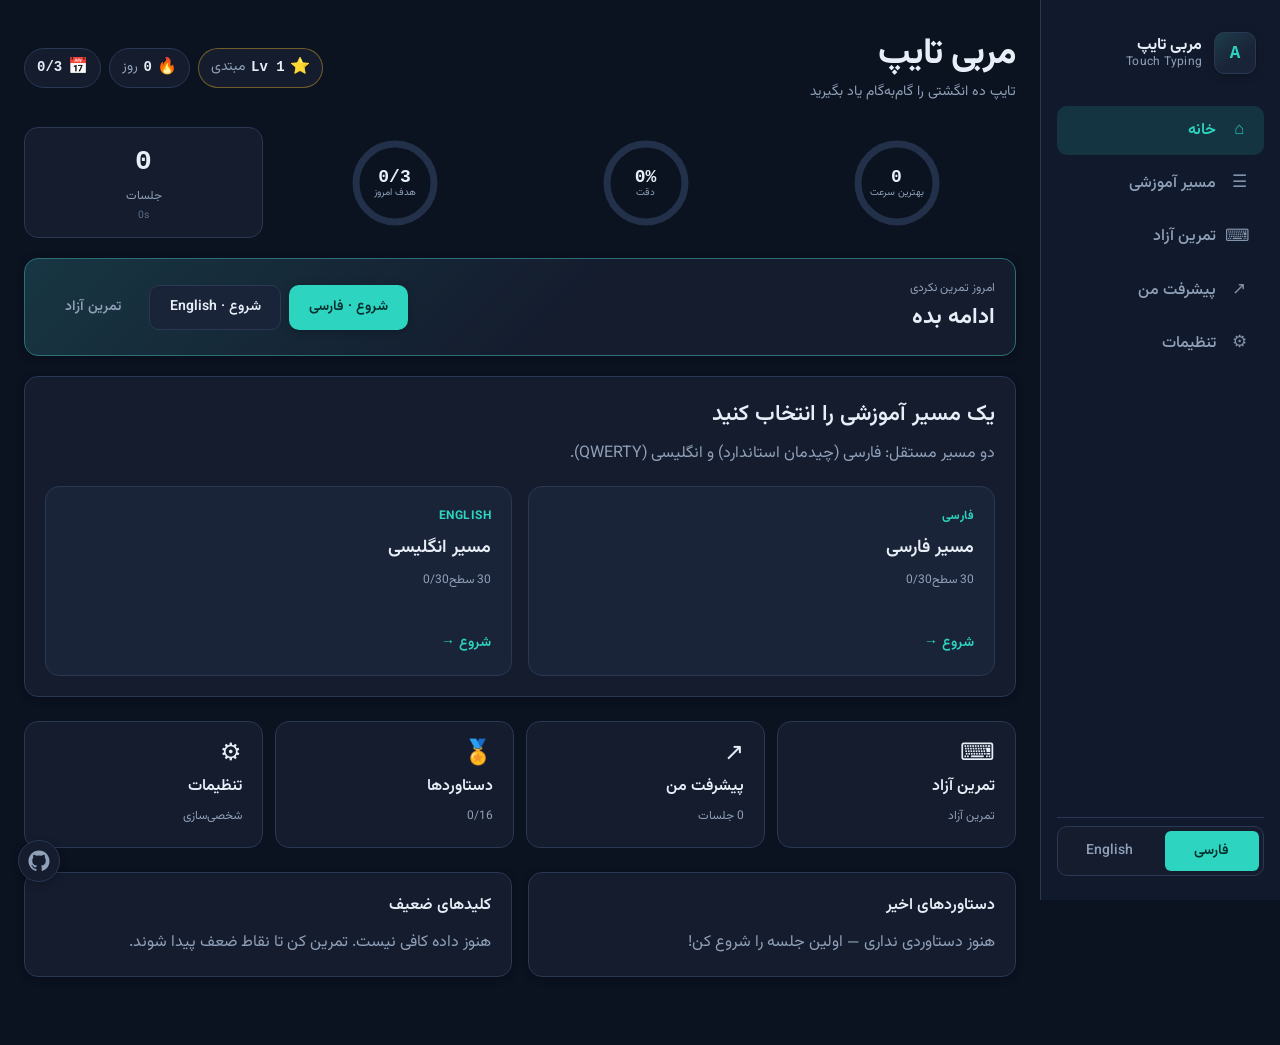
<file: index.html>
<!DOCTYPE html>
<html lang="fa" dir="rtl">
<head>
  <meta charset="UTF-8" />
  <meta name="viewport" content="width=device-width, initial-scale=1.0" />
  <meta name="description" content="مربی تایپ ده انگشتی — تمرین فارسی و انگلیسی" />
  <title>مربی تایپ — Touch Typing Trainer</title>
  <link rel="icon" type="image/svg+xml" href="favicon.svg" />
  <link rel="stylesheet" href="css/tokens.css" />
  <link rel="stylesheet" href="css/base.css" />
  <link rel="stylesheet" href="css/components.css" />
  <link rel="stylesheet" href="css/pages.css" />
  <link rel="preconnect" href="https://fonts.googleapis.com" />
  <link rel="preconnect" href="https://fonts.gstatic.com" crossorigin />
  <link href="https://fonts.googleapis.com/css2?family=Vazirmatn:wght@300;400;500;600;700;800&family=Noto+Naskh+Arabic:wght@400;500;600;700&family=Noto+Kufi+Arabic:wght@400;500;600;700&family=Amiri:ital,wght@0,400;0,700;1,400&family=Baloo+Bhaijaan+2:wght@400;500;600;700&family=Lalezar&family=Markazi+Text:wght@400;500;600;700&family=Inter:wght@400;500;600;700&family=Roboto:wght@400;500;700&display=swap" rel="stylesheet" />
</head>
<body data-theme="dark" data-lang="fa">
  <div id="app" class="app-shell">
    <aside class="sidebar" id="sidebar" aria-label="ناوبری اصلی">
      <div class="sidebar-brand">
        <div class="brand-mark" aria-hidden="true">
          <span class="brand-key">A</span>
        </div>
        <div class="brand-text">
          <strong>مربی تایپ</strong>
          <span>Touch Typing</span>
        </div>
      </div>
      <nav class="sidebar-nav" id="main-nav">
        <button type="button" class="nav-item is-active" data-route="home">
          <span class="nav-icon" aria-hidden="true">⌂</span>
          <span>خانه</span>
        </button>
        <button type="button" class="nav-item" data-route="curriculum">
          <span class="nav-icon" aria-hidden="true">☰</span>
          <span>مسیر آموزشی</span>
        </button>
        <button type="button" class="nav-item" data-route="practice">
          <span class="nav-icon" aria-hidden="true">⌨</span>
          <span>تمرین آزاد</span>
        </button>
        <button type="button" class="nav-item" data-route="stats">
          <span class="nav-icon" aria-hidden="true">↗</span>
          <span>پیشرفت من</span>
        </button>
        <button type="button" class="nav-item" data-route="settings">
          <span class="nav-icon" aria-hidden="true">⚙</span>
          <span>تنظیمات</span>
        </button>
      </nav>
      <div class="sidebar-footer">
        <div class="lang-switch" role="group" aria-label="انتخاب زبان مسیر">
          <button type="button" class="lang-btn is-active" data-set-lang="fa">فارسی</button>
          <button type="button" class="lang-btn" data-set-lang="en">English</button>
        </div>
      </div>
    </aside>

    <main class="main" id="main-content" tabindex="-1">
      <div id="page-root" class="page-root"></div>
    </main>
  </div>

  <div id="toast-root" class="toast-root" aria-live="polite"></div>
  <div id="modal-root" class="modal-root" hidden></div>

  <a class="github-fab" href="https://github.com/Par3a-p" target="_blank" rel="noopener noreferrer" title="GitHub — Par3a-p" aria-label="GitHub profile">
    <svg viewBox="0 0 24 24" width="22" height="22" aria-hidden="true" fill="currentColor">
      <path d="M12 .5C5.73.5.5 5.73.5 12c0 5.08 3.29 9.39 7.86 10.91.58.11.79-.25.79-.56 0-.28-.01-1.02-.02-2-3.2.7-3.88-1.54-3.88-1.54-.53-1.34-1.29-1.7-1.29-1.7-1.05-.72.08-.7.08-.7 1.16.08 1.77 1.19 1.77 1.19 1.03 1.77 2.7 1.26 3.36.96.1-.75.4-1.26.73-1.55-2.55-.29-5.24-1.28-5.24-5.68 0-1.25.45-2.28 1.19-3.08-.12-.29-.52-1.46.11-3.05 0 0 .97-.31 3.18 1.18a11.1 11.1 0 0 1 5.8 0c2.2-1.49 3.17-1.18 3.17-1.18.63 1.59.23 2.76.12 3.05.74.8 1.18 1.83 1.18 3.08 0 4.41-2.69 5.38-5.26 5.67.41.36.78 1.06.78 2.14 0 1.55-.02 2.8-.02 3.18 0 .31.21.68.8.56A11.51 11.51 0 0 0 23.5 12C23.5 5.73 18.27.5 12 .5Z"/>
    </svg>
  </a>

  <script src="js/bundle.js"></script>
</body>
</html>
</file>
<file: css/tokens.css>
/* Design tokens — Touch Typing Trainer */
:root {
  /* Typography */
  --font-ui: "Vazirmatn", "Segoe UI", Tahoma, system-ui, sans-serif;
  --font-fa: "Vazirmatn", "Segoe UI", Tahoma, system-ui, sans-serif;
  --font-en: "Segoe UI", system-ui, -apple-system, sans-serif;
  --font-mono: "Cascadia Code", "Consolas", "SF Mono", ui-monospace, monospace;

  --fs-xs: 0.75rem;
  --fs-sm: 0.875rem;
  --fs-md: 1rem;
  --fs-lg: 1.125rem;
  --fs-xl: 1.375rem;
  --fs-2xl: 1.75rem;
  --fs-3xl: 2.25rem;
  --fs-display: 2.75rem;

  --fw-regular: 400;
  --fw-medium: 500;
  --fw-semibold: 600;
  --fw-bold: 700;

  /* Spacing rhythm — 4px base */
  --sp-1: 0.25rem;
  --sp-2: 0.5rem;
  --sp-3: 0.75rem;
  --sp-4: 1rem;
  --sp-5: 1.25rem;
  --sp-6: 1.5rem;
  --sp-8: 2rem;
  --sp-10: 2.5rem;
  --sp-12: 3rem;
  --sp-16: 4rem;

  /* Radii */
  --r-sm: 6px;
  --r-md: 10px;
  --r-lg: 14px;
  --r-xl: 20px;
  --r-full: 999px;

  /* Motion */
  --ease-out: cubic-bezier(0.22, 1, 0.36, 1);
  --ease-spring: cubic-bezier(0.34, 1.4, 0.64, 1);
  --dur-fast: 140ms;
  --dur: 220ms;
  --dur-slow: 380ms;

  /* Layout */
  --sidebar-w: 240px;
  --header-h: 64px;
  --content-max: 960px;
  --content-wide: 1100px;

  /* Finger colors (fixed across themes) */
  --finger-l-pinky: #f472b6;
  --finger-l-ring: #fb923c;
  --finger-l-middle: #fbbf24;
  --finger-l-index: #a3e635;
  --finger-l-thumb: #22d3ee;
  --finger-r-thumb: #38bdf8;
  --finger-r-index: #818cf8;
  --finger-r-middle: #c084fc;
  --finger-r-ring: #e879f9;
  --finger-r-pinky: #fb7185;

  /* Status */
  --ok: #34d399;
  --err: #f87171;
  --warn: #fbbf24;
  --info: #60a5fa;
}

/* ===== Dark theme (default) ===== */
[data-theme="dark"] {
  --bg: #0b1220;
  --bg-elevated: #111a2c;
  --surface: #141c2e;
  --surface-2: #1a2438;
  --surface-3: #223049;
  --border: #2a3854;
  --border-strong: #3d4f72;
  --ink: #e8eef7;
  --ink-muted: #8fa0b8;
  --ink-faint: #5c6d86;
  --accent: #2dd4bf;
  --accent-strong: #14b8a6;
  --accent-soft: rgba(45, 212, 191, 0.14);
  --accent-contrast: #042f2e;
  --shadow: 0 12px 40px rgba(0, 0, 0, 0.35);
  --shadow-sm: 0 2px 8px rgba(0, 0, 0, 0.25);
  --key-bg: #1c2740;
  --key-bg-hover: #243352;
  --key-border: #2f4060;
  --next-key-glow: rgba(45, 212, 191, 0.45);
  --char-correct: #34d399;
  --char-wrong: #f87171;
  --char-pending: #c5d0e0;
  --char-current-bg: rgba(45, 212, 191, 0.22);
  color-scheme: dark;
}

/* ===== Light theme ===== */
[data-theme="light"] {
  --bg: #eef2f7;
  --bg-elevated: #f7f9fc;
  --surface: #ffffff;
  --surface-2: #f1f5f9;
  --surface-3: #e2e8f0;
  --border: #d5dde8;
  --border-strong: #b6c2d4;
  --ink: #0f172a;
  --ink-muted: #5b6b80;
  --ink-faint: #8b9bb0;
  --accent: #0d9488;
  --accent-strong: #0f766e;
  --accent-soft: rgba(13, 148, 136, 0.12);
  --accent-contrast: #ecfeff;
  --shadow: 0 10px 30px rgba(15, 23, 42, 0.08);
  --shadow-sm: 0 1px 4px rgba(15, 23, 42, 0.06);
  --key-bg: #f8fafc;
  --key-bg-hover: #eef2f7;
  --key-border: #c9d4e3;
  --next-key-glow: rgba(13, 148, 136, 0.35);
  --char-correct: #059669;
  --char-wrong: #dc2626;
  --char-pending: #334155;
  --char-current-bg: rgba(13, 148, 136, 0.16);
  color-scheme: light;
}

/* ===== Sand (warm light) ===== */
[data-theme="sand"] {
  --bg: #f7f1e8;
  --bg-elevated: #fdf9f3;
  --surface: #fffdf9;
  --surface-2: #f3ebe0;
  --surface-3: #e8dcc8;
  --border: #e0d2bc;
  --border-strong: #c9b48f;
  --ink: #2c2114;
  --ink-muted: #6b5a42;
  --ink-faint: #9a876c;
  --accent: #c2783a;
  --accent-strong: #a65f28;
  --accent-soft: rgba(194, 120, 58, 0.14);
  --accent-contrast: #fff8f0;
  --shadow: 0 10px 28px rgba(80, 55, 20, 0.1);
  --shadow-sm: 0 1px 4px rgba(80, 55, 20, 0.08);
  --key-bg: #faf5ed;
  --key-bg-hover: #f0e6d6;
  --key-border: #d9c9ae;
  --next-key-glow: rgba(194, 120, 58, 0.35);
  --char-correct: #3d8b5e;
  --char-wrong: #c4453c;
  --char-pending: #4a3c28;
  --char-current-bg: rgba(194, 120, 58, 0.18);
  color-scheme: light;
}

/* ===== Sky (cool light) ===== */
[data-theme="sky"] {
  --bg: #e8f1f8;
  --bg-elevated: #f4f9fd;
  --surface: #ffffff;
  --surface-2: #eaf2f9;
  --surface-3: #d5e4f0;
  --border: #c5d8e8;
  --border-strong: #9bbdd6;
  --ink: #0c1e2e;
  --ink-muted: #4a6578;
  --ink-faint: #7d96a8;
  --accent: #1a7fb5;
  --accent-strong: #146894;
  --accent-soft: rgba(26, 127, 181, 0.12);
  --accent-contrast: #f0f9ff;
  --shadow: 0 10px 30px rgba(12, 40, 70, 0.08);
  --shadow-sm: 0 1px 4px rgba(12, 40, 70, 0.06);
  --key-bg: #f5fafd;
  --key-bg-hover: #e8f2f8;
  --key-border: #b8d0e2;
  --next-key-glow: rgba(26, 127, 181, 0.35);
  --char-correct: #0d8a5f;
  --char-wrong: #d14343;
  --char-pending: #1e3344;
  --char-current-bg: rgba(26, 127, 181, 0.16);
  color-scheme: light;
}

/* Forest accent variant */
[data-theme="forest"] {
  --bg: #0c1410;
  --bg-elevated: #121c16;
  --surface: #152019;
  --surface-2: #1a2820;
  --surface-3: #24352c;
  --border: #2d4036;
  --border-strong: #3f584a;
  --ink: #e7f0ea;
  --ink-muted: #93a89b;
  --ink-faint: #62756a;
  --accent: #4ade80;
  --accent-strong: #22c55e;
  --accent-soft: rgba(74, 222, 128, 0.14);
  --accent-contrast: #052e16;
  --shadow: 0 12px 40px rgba(0, 0, 0, 0.35);
  --shadow-sm: 0 2px 8px rgba(0, 0, 0, 0.25);
  --key-bg: #1a2820;
  --key-bg-hover: #24352c;
  --key-border: #2d4036;
  --next-key-glow: rgba(74, 222, 128, 0.4);
  --char-correct: #4ade80;
  --char-wrong: #f87171;
  --char-pending: #c5d4cb;
  --char-current-bg: rgba(74, 222, 128, 0.2);
  color-scheme: dark;
}

/* Indigo accent variant */
[data-theme="indigo"] {
  --bg: #0e101a;
  --bg-elevated: #141728;
  --surface: #171b2e;
  --surface-2: #1e2340;
  --surface-3: #282f52;
  --border: #303860;
  --border-strong: #454f80;
  --ink: #e9ebff;
  --ink-muted: #9298c0;
  --ink-faint: #646b94;
  --accent: #818cf8;
  --accent-strong: #6366f1;
  --accent-soft: rgba(129, 140, 248, 0.16);
  --accent-contrast: #1e1b4b;
  --shadow: 0 12px 40px rgba(0, 0, 0, 0.35);
  --shadow-sm: 0 2px 8px rgba(0, 0, 0, 0.25);
  --key-bg: #1e2340;
  --key-bg-hover: #282f52;
  --key-border: #303860;
  --next-key-glow: rgba(129, 140, 248, 0.45);
  --char-correct: #34d399;
  --char-wrong: #f87171;
  --char-pending: #c8cce8;
  --char-current-bg: rgba(129, 140, 248, 0.22);
  color-scheme: dark;
}
</file>
<file: css/base.css>
/* Base reset & shell */
*,
*::before,
*::after {
  box-sizing: border-box;
}

html {
  font-size: 16px;
  -webkit-text-size-adjust: 100%;
}

html,
body {
  margin: 0;
  padding: 0;
  min-height: 100%;
}

body {
  font-family: var(--font-ui);
  font-size: var(--fs-md);
  line-height: 1.6;
  color: var(--ink);
  background: var(--bg);
  text-rendering: optimizeLegibility;
  -webkit-font-smoothing: antialiased;
}

body[data-lang="en"] {
  font-family: var(--font-en);
}

button,
input,
select,
textarea {
  font: inherit;
  color: inherit;
}

button {
  cursor: pointer;
  border: none;
  background: none;
  padding: 0;
}

button:disabled {
  cursor: not-allowed;
  opacity: 0.55;
}

a {
  color: var(--accent);
  text-decoration: none;
}

a:hover {
  text-decoration: underline;
}

img {
  max-width: 100%;
  display: block;
}

h1, h2, h3, h4, p {
  margin: 0;
}

:focus {
  outline: none;
}

:focus-visible {
  outline: 2px solid var(--accent);
  outline-offset: 2px;
  border-radius: var(--r-sm);
}

::selection {
  background: var(--accent-soft);
  color: var(--ink);
}

/* App shell */
.app-shell {
  display: flex;
  min-height: 100vh;
  min-height: 100dvh;
}

.sidebar {
  width: var(--sidebar-w);
  flex-shrink: 0;
  display: flex;
  flex-direction: column;
  gap: var(--sp-6);
  padding: var(--sp-6) var(--sp-4);
  background: var(--bg-elevated);
  border-inline-end: 1px solid var(--border);
  position: sticky;
  top: 0;
  height: 100vh;
  height: 100dvh;
  z-index: 20;
}

.sidebar-brand {
  display: flex;
  align-items: center;
  gap: var(--sp-3);
  padding: var(--sp-2);
}

.brand-mark {
  width: 42px;
  height: 42px;
  border-radius: var(--r-md);
  background: linear-gradient(145deg, var(--accent-soft), transparent 60%),
    var(--surface-2);
  border: 1px solid var(--border);
  display: grid;
  place-items: center;
  box-shadow: var(--shadow-sm);
}

.brand-key {
  font-family: var(--font-mono);
  font-weight: 700;
  font-size: 1.1rem;
  color: var(--accent);
}

.brand-text {
  display: flex;
  flex-direction: column;
  line-height: 1.2;
}

.brand-text strong {
  font-size: var(--fs-md);
  font-weight: var(--fw-bold);
}

.brand-text span {
  font-size: var(--fs-xs);
  color: var(--ink-muted);
  letter-spacing: 0.02em;
}

.sidebar-nav {
  display: flex;
  flex-direction: column;
  gap: var(--sp-1);
  flex: 1;
}

.nav-item {
  display: flex;
  align-items: center;
  gap: var(--sp-3);
  padding: 0.7rem 0.85rem;
  border-radius: var(--r-md);
  color: var(--ink-muted);
  transition: background var(--dur-fast) var(--ease-out),
    color var(--dur-fast) var(--ease-out),
    transform var(--dur-fast) var(--ease-out);
  text-align: start;
  width: 100%;
  font-weight: var(--fw-medium);
}

.nav-item:hover {
  background: var(--surface-2);
  color: var(--ink);
}

.nav-item.is-active {
  background: var(--accent-soft);
  color: var(--accent);
  font-weight: var(--fw-semibold);
}

.nav-icon {
  width: 1.4rem;
  text-align: center;
  font-size: 1.05rem;
  opacity: 0.9;
}

.sidebar-footer {
  padding-top: var(--sp-2);
  border-top: 1px solid var(--border);
}

.lang-switch {
  display: grid;
  grid-template-columns: 1fr 1fr;
  gap: var(--sp-2);
  padding: var(--sp-1);
  background: var(--surface);
  border: 1px solid var(--border);
  border-radius: var(--r-md);
}

.lang-btn {
  padding: 0.55rem 0.4rem;
  border-radius: var(--r-sm);
  color: var(--ink-muted);
  font-size: var(--fs-sm);
  font-weight: var(--fw-medium);
  transition: background var(--dur-fast), color var(--dur-fast);
}

.lang-btn:hover {
  color: var(--ink);
  background: var(--surface-2);
}

.lang-btn.is-active {
  background: var(--accent);
  color: var(--accent-contrast);
  font-weight: var(--fw-semibold);
}

.main {
  flex: 1;
  min-width: 0;
  display: flex;
  flex-direction: column;
}

.page-root {
  flex: 1;
  padding: var(--sp-8) var(--sp-6) var(--sp-12);
  max-width: var(--content-wide);
  width: 100%;
  margin-inline: auto;
}

body[data-route="practice"] .page-root,
body[data-route="session"] .page-root {
  max-width: none;
  padding: var(--sp-5) var(--sp-5) var(--sp-8);
}

/* Utility */
.sr-only {
  position: absolute;
  width: 1px;
  height: 1px;
  padding: 0;
  margin: -1px;
  overflow: hidden;
  clip: rect(0, 0, 0, 0);
  white-space: nowrap;
  border: 0;
}

.muted {
  color: var(--ink-muted);
}

.text-center {
  text-align: center;
}

/* Reduced motion */
@media (prefers-reduced-motion: reduce) {
  *,
  *::before,
  *::after {
    animation-duration: 0.01ms !important;
    animation-iteration-count: 1 !important;
    transition-duration: 0.01ms !important;
  }
}

/* Mobile shell */
@media (max-width: 860px) {
  .app-shell {
    flex-direction: column;
  }

  .sidebar {
    width: 100%;
    height: auto;
    position: sticky;
    top: 0;
    flex-direction: row;
    flex-wrap: wrap;
    align-items: center;
    gap: var(--sp-3);
    padding: var(--sp-3) var(--sp-4);
    border-inline-end: none;
    border-bottom: 1px solid var(--border);
  }

  .sidebar-brand {
    padding: 0;
  }

  .brand-text span {
    display: none;
  }

  .sidebar-nav {
    flex-direction: row;
    flex-wrap: wrap;
    gap: var(--sp-1);
    flex: 1 1 100%;
    order: 3;
  }

  .nav-item {
    flex: 1 1 auto;
    justify-content: center;
    padding: 0.55rem 0.5rem;
    font-size: var(--fs-sm);
  }

  .nav-item .nav-icon {
    display: none;
  }

  .sidebar-footer {
    border: none;
    padding: 0;
    margin-inline-start: auto;
  }

  .lang-switch {
    width: auto;
  }

  .lang-btn {
    padding: 0.4rem 0.65rem;
  }

  .page-root {
    padding: var(--sp-5) var(--sp-4) var(--sp-10);
  }
}

@media (max-width: 480px) {
  .brand-text strong {
    font-size: var(--fs-sm);
  }

  .nav-item {
    font-size: var(--fs-xs);
    padding: 0.5rem 0.35rem;
  }
}
</file>
<file: css/components.css>
/* Shared UI components */

/* Buttons */
.btn {
  display: inline-flex;
  align-items: center;
  justify-content: center;
  gap: var(--sp-2);
  min-height: 44px;
  padding: 0.65rem 1.2rem;
  border-radius: var(--r-md);
  font-weight: var(--fw-semibold);
  font-size: var(--fs-sm);
  border: 1px solid transparent;
  transition: background var(--dur-fast) var(--ease-out),
    color var(--dur-fast) var(--ease-out),
    border-color var(--dur-fast) var(--ease-out),
    transform var(--dur-fast) var(--ease-out),
    box-shadow var(--dur-fast) var(--ease-out);
  white-space: nowrap;
}

.btn:active:not(:disabled) {
  transform: translateY(1px);
}

.btn-primary {
  background: var(--accent);
  color: var(--accent-contrast);
  box-shadow: var(--shadow-sm);
}

.btn-primary:hover:not(:disabled) {
  background: var(--accent-strong);
}

.btn-secondary {
  background: var(--surface-2);
  color: var(--ink);
  border-color: var(--border);
}

.btn-secondary:hover:not(:disabled) {
  background: var(--surface-3);
  border-color: var(--border-strong);
}

.btn-ghost {
  background: transparent;
  color: var(--ink-muted);
}

.btn-ghost:hover:not(:disabled) {
  background: var(--surface-2);
  color: var(--ink);
}

.btn-danger {
  background: rgba(248, 113, 113, 0.12);
  color: var(--err);
  border-color: rgba(248, 113, 113, 0.3);
}

.btn-danger:hover:not(:disabled) {
  background: rgba(248, 113, 113, 0.2);
}

.btn-sm {
  min-height: 36px;
  padding: 0.4rem 0.8rem;
  font-size: var(--fs-xs);
}

.btn-lg {
  min-height: 52px;
  padding: 0.85rem 1.6rem;
  font-size: var(--fs-md);
}

.btn-block {
  width: 100%;
}

/* Cards */
.card {
  background: var(--surface);
  border: 1px solid var(--border);
  border-radius: var(--r-lg);
  padding: var(--sp-5);
  box-shadow: var(--shadow-sm);
}

.card-hover {
  transition: border-color var(--dur) var(--ease-out),
    transform var(--dur) var(--ease-out),
    box-shadow var(--dur) var(--ease-out);
}

.card-hover:hover {
  border-color: var(--border-strong);
  transform: translateY(-2px);
  box-shadow: var(--shadow);
}

.card-title {
  font-size: var(--fs-lg);
  font-weight: var(--fw-semibold);
  margin-bottom: var(--sp-2);
}

.card-desc {
  color: var(--ink-muted);
  font-size: var(--fs-sm);
}

/* Badges */
.badge {
  display: inline-flex;
  align-items: center;
  gap: 0.3rem;
  padding: 0.2rem 0.55rem;
  border-radius: var(--r-full);
  font-size: var(--fs-xs);
  font-weight: var(--fw-semibold);
  background: var(--surface-2);
  color: var(--ink-muted);
  border: 1px solid var(--border);
}

.badge-ok {
  background: rgba(52, 211, 153, 0.12);
  color: var(--ok);
  border-color: rgba(52, 211, 153, 0.3);
}

.badge-lock {
  background: var(--surface-2);
  color: var(--ink-faint);
}

.badge-accent {
  background: var(--accent-soft);
  color: var(--accent);
  border-color: transparent;
}

/* Progress bar */
.progress {
  height: 8px;
  background: var(--surface-3);
  border-radius: var(--r-full);
  overflow: hidden;
}

.progress > span {
  display: block;
  height: 100%;
  background: linear-gradient(90deg, var(--accent), var(--accent-strong));
  border-radius: inherit;
  transition: width var(--dur) var(--ease-out);
}

.progress-sm {
  height: 5px;
}

/* Stats row */
.stats-row {
  display: grid;
  grid-template-columns: repeat(auto-fit, minmax(120px, 1fr));
  gap: var(--sp-3);
}

.stat-tile {
  background: var(--surface);
  border: 1px solid var(--border);
  border-radius: var(--r-md);
  padding: var(--sp-4);
  text-align: center;
}

.stat-tile .stat-value {
  font-size: var(--fs-2xl);
  font-weight: var(--fw-bold);
  font-family: var(--font-mono);
  line-height: 1.1;
  color: var(--ink);
}

.stat-tile .stat-label {
  margin-top: var(--sp-1);
  font-size: var(--fs-xs);
  color: var(--ink-muted);
  font-weight: var(--fw-medium);
}

.stat-tile.is-highlight .stat-value {
  color: var(--accent);
}

/* Form controls */
.field {
  display: flex;
  flex-direction: column;
  gap: var(--sp-2);
}

.field-label {
  font-size: var(--fs-sm);
  font-weight: var(--fw-semibold);
  color: var(--ink);
}

.field-hint {
  font-size: var(--fs-xs);
  color: var(--ink-muted);
}

.select,
.input {
  min-height: 44px;
  padding: 0.55rem 0.85rem;
  border-radius: var(--r-md);
  border: 1px solid var(--border);
  background: var(--surface);
  color: var(--ink);
  transition: border-color var(--dur-fast), box-shadow var(--dur-fast);
}

.select:hover,
.input:hover {
  border-color: var(--border-strong);
}

.select:focus-visible,
.input:focus-visible {
  border-color: var(--accent);
  box-shadow: 0 0 0 3px var(--accent-soft);
  outline: none;
}

/* Toggle */
.toggle-row {
  display: flex;
  align-items: center;
  justify-content: space-between;
  gap: var(--sp-4);
  padding: var(--sp-3) 0;
}

.toggle-row + .toggle-row {
  border-top: 1px solid var(--border);
}

.toggle-info {
  display: flex;
  flex-direction: column;
  gap: 0.15rem;
  min-width: 0;
}

.toggle-info strong {
  font-size: var(--fs-sm);
  font-weight: var(--fw-semibold);
}

.toggle-info span {
  font-size: var(--fs-xs);
  color: var(--ink-muted);
}

.switch {
  position: relative;
  width: 48px;
  height: 28px;
  flex-shrink: 0;
}

.switch input {
  opacity: 0;
  width: 0;
  height: 0;
  position: absolute;
}

.switch-track {
  position: absolute;
  inset: 0;
  background: var(--surface-3);
  border: 1px solid var(--border);
  border-radius: var(--r-full);
  transition: background var(--dur-fast), border-color var(--dur-fast);
  cursor: pointer;
}

.switch-track::after {
  content: "";
  position: absolute;
  top: 3px;
  inset-inline-start: 3px;
  width: 20px;
  height: 20px;
  border-radius: 50%;
  background: var(--ink-muted);
  transition: transform var(--dur) var(--ease-out), background var(--dur-fast);
}

.switch input:checked + .switch-track {
  background: var(--accent-soft);
  border-color: var(--accent);
}

.switch input:checked + .switch-track::after {
  transform: translateX(-20px);
  background: var(--accent);
}

[dir="ltr"] .switch input:checked + .switch-track::after {
  transform: translateX(20px);
}

.switch input:focus-visible + .switch-track {
  outline: 2px solid var(--accent);
  outline-offset: 2px;
}

/* Range */
.range {
  width: 100%;
  accent-color: var(--accent);
  min-height: 28px;
}

/* Chips / segmented */
.segmented {
  display: inline-flex;
  padding: var(--sp-1);
  gap: var(--sp-1);
  background: var(--surface);
  border: 1px solid var(--border);
  border-radius: var(--r-md);
  flex-wrap: wrap;
}

.segmented button {
  padding: 0.5rem 0.9rem;
  border-radius: var(--r-sm);
  color: var(--ink-muted);
  font-size: var(--fs-sm);
  font-weight: var(--fw-medium);
  transition: background var(--dur-fast), color var(--dur-fast);
  min-height: 36px;
}

.segmented button:hover {
  color: var(--ink);
  background: var(--surface-2);
}

.segmented button.is-active {
  background: var(--accent-soft);
  color: var(--accent);
  font-weight: var(--fw-semibold);
}

/* Toast */
.toast-root {
  position: fixed;
  bottom: var(--sp-6);
  inset-inline-start: 50%;
  transform: translateX(-50%);
  z-index: 100;
  display: flex;
  flex-direction: column;
  gap: var(--sp-2);
  pointer-events: none;
  width: min(420px, calc(100% - 2rem));
}

[dir="ltr"] .toast-root {
  transform: translateX(-50%);
}

.toast {
  pointer-events: auto;
  background: var(--surface-2);
  border: 1px solid var(--border-strong);
  color: var(--ink);
  padding: 0.85rem 1.1rem;
  border-radius: var(--r-md);
  box-shadow: var(--shadow);
  font-size: var(--fs-sm);
  font-weight: var(--fw-medium);
  animation: toast-in var(--dur) var(--ease-out);
  text-align: center;
}

.toast.is-ok {
  border-color: rgba(52, 211, 153, 0.45);
}

.toast.is-err {
  border-color: rgba(248, 113, 113, 0.45);
}

@keyframes toast-in {
  from {
    opacity: 0;
    transform: translateY(10px);
  }
  to {
    opacity: 1;
    transform: translateY(0);
  }
}

/* Modal */
.modal-root {
  position: fixed;
  inset: 0;
  z-index: 90;
  display: grid;
  place-items: center;
  padding: var(--sp-4);
  background: rgba(4, 8, 16, 0.55);
  backdrop-filter: blur(4px);
  animation: fade-in var(--dur-fast) var(--ease-out);
}

.modal-root[hidden] {
  display: none;
}

.modal {
  width: min(440px, 100%);
  background: var(--surface);
  border: 1px solid var(--border);
  border-radius: var(--r-xl);
  padding: var(--sp-6);
  box-shadow: var(--shadow);
  animation: modal-in var(--dur) var(--ease-out);
}

.modal h2 {
  font-size: var(--fs-xl);
  margin-bottom: var(--sp-3);
}

.modal p {
  color: var(--ink-muted);
  font-size: var(--fs-sm);
  margin-bottom: var(--sp-6);
}

.modal-actions {
  display: flex;
  gap: var(--sp-3);
  justify-content: flex-end;
  flex-wrap: wrap;
}

@keyframes fade-in {
  from { opacity: 0; }
  to { opacity: 1; }
}

@keyframes modal-in {
  from {
    opacity: 0;
    transform: translateY(12px) scale(0.98);
  }
  to {
    opacity: 1;
    transform: translateY(0) scale(1);
  }
}

/* Page headers */
.page-header {
  margin-bottom: var(--sp-8);
}

.page-header h1 {
  font-size: var(--fs-3xl);
  font-weight: var(--fw-bold);
  letter-spacing: -0.02em;
  line-height: 1.25;
}

.page-header .lead {
  margin-top: var(--sp-2);
  color: var(--ink-muted);
  font-size: var(--fs-md);
  max-width: 52ch;
}

/* Divider */
.divider {
  height: 1px;
  background: var(--border);
  border: 0;
  margin: var(--sp-6) 0;
}

/* Empty state */
.empty-state {
  text-align: center;
  padding: var(--sp-12) var(--sp-4);
  color: var(--ink-muted);
}

.empty-state h3 {
  color: var(--ink);
  margin-bottom: var(--sp-2);
}

/* Chart canvas */
.chart-wrap {
  position: relative;
  width: 100%;
  height: 220px;
  background: var(--surface);
  border: 1px solid var(--border);
  border-radius: var(--r-lg);
  padding: var(--sp-4);
}

.chart-wrap canvas {
  width: 100% !important;
  height: 100% !important;
  display: block;
}

/* Virtual keyboard */
.keyboard {
  display: flex;
  flex-direction: column;
  gap: 6px;
  user-select: none;
  width: 100%;
  max-width: 920px;
  margin-inline: auto;
  direction: ltr; /* physical layout is always LTR */
  padding-top: 26px; /* room for finger-shape icon above top row */
  overflow: visible;
}

.kb-row {
  display: flex;
  justify-content: center;
  gap: 5px;
  overflow: visible;
}

.key {
  min-width: 0;
  flex: 1 1 0;
  height: 48px;
  border-radius: 8px;
  background: var(--key-bg);
  border: 1px solid var(--key-border);
  color: var(--ink-faint);
  font-family: var(--font-mono);
  font-size: 0.95rem;
  font-weight: 600;
  display: flex;
  flex-direction: column;
  align-items: center;
  justify-content: center;
  position: relative;
  transition: background var(--dur-fast), border-color var(--dur-fast),
    box-shadow var(--dur-fast), transform var(--dur-fast), color var(--dur-fast);
  line-height: 1.1;
}

.key .key-main {
  font-size: 0.95rem;
}

.key .key-sub {
  font-size: 0.65rem;
  opacity: 0.45;
  font-weight: 500;
}

.key.is-wide {
  flex: 1.5 1 0;
}

.key.is-space {
  flex: 6 1 0;
}

.key.is-next {
  color: var(--ink);
  border-color: var(--accent);
  background: var(--accent-soft);
  box-shadow: 0 0 0 3px var(--next-key-glow);
  z-index: 1;
}

.key.is-pressed {
  transform: scale(0.94);
  background: var(--surface-3);
}

.key.is-correct {
  border-color: var(--ok);
  color: var(--ok);
}

.key.is-wrong {
  border-color: var(--err);
  color: var(--err);
  background: rgba(248, 113, 113, 0.12);
}

@keyframes key-pulse {
  0%, 100% { box-shadow: 0 0 0 3px var(--next-key-glow); }
  50% { box-shadow: 0 0 0 6px transparent; }
}

/* Finger legend */
.finger-legend {
  display: flex;
  flex-wrap: wrap;
  gap: var(--sp-2) var(--sp-3);
  justify-content: center;
  font-size: var(--fs-xs);
  color: var(--ink-muted);
}

.finger-dot {
  width: 10px;
  height: 10px;
  border-radius: 50%;
  display: inline-block;
  margin-inline-end: 0.3rem;
  vertical-align: middle;
}

/* Hand hint */
.hand-hint {
  display: flex;
  align-items: center;
  justify-content: center;
  gap: var(--sp-4);
  padding: var(--sp-3) var(--sp-4);
  background: var(--surface);
  border: 1px solid var(--border);
  border-radius: var(--r-md);
  min-height: 64px;
}

.hand-hint .hand-side {
  font-size: var(--fs-sm);
  font-weight: var(--fw-semibold);
}

.hand-hint .hand-finger {
  padding: 0.25rem 0.7rem;
  border-radius: var(--r-full);
  font-size: var(--fs-xs);
  font-weight: var(--fw-bold);
  color: #0b1220;
}

/* Typing surface */
.typing-panel {
  background: var(--surface);
  border: 1px solid var(--border);
  border-radius: var(--r-xl);
  padding: var(--sp-6);
  box-shadow: var(--shadow-sm);
  display: flex;
  flex-direction: column;
  gap: var(--sp-5);
}

.typing-text {
  font-size: clamp(1.35rem, 2.5vw, 1.85rem);
  line-height: 1.9;
  letter-spacing: 0.02em;
  word-break: break-word;
  min-height: 4.5em;
  user-select: none;
}

.typing-text[dir="rtl"] {
  letter-spacing: 0;
}

.char {
  border-radius: 4px;
  padding: 0.05em 0.02em;
  transition: color var(--dur-fast), background var(--dur-fast);
  position: relative;
}

.char.is-correct {
  color: var(--char-correct);
}

.char.is-wrong {
  color: var(--char-wrong);
  background: rgba(248, 113, 113, 0.15);
  text-decoration: underline wavy;
  text-underline-offset: 0.15em;
}

.char.is-pending {
  color: var(--char-pending);
  opacity: 0.75;
}

.char.is-current {
  background: var(--char-current-bg);
  color: var(--ink);
  opacity: 1;
  box-shadow: inset 0 -2px 0 var(--accent);
}

.char.is-space.is-wrong {
  background: rgba(248, 113, 113, 0.25);
}

.live-stats {
  display: flex;
  flex-wrap: wrap;
  gap: var(--sp-3) var(--sp-6);
  align-items: center;
  font-size: var(--fs-sm);
  color: var(--ink-muted);
}

.live-stats strong {
  color: var(--ink);
  font-family: var(--font-mono);
  font-weight: var(--fw-semibold);
}

.live-stats .live-item {
  display: flex;
  align-items: baseline;
  gap: 0.4rem;
}

/* Result panel */
.result-hero {
  text-align: center;
  padding: var(--sp-8) var(--sp-4) var(--sp-6);
}

.result-score {
  font-size: 4rem;
  font-weight: var(--fw-bold);
  font-family: var(--font-mono);
  line-height: 1;
  color: var(--accent);
  margin: var(--sp-3) 0;
}

.result-stars {
  font-size: 1.6rem;
  letter-spacing: 0.15em;
  color: var(--warn);
  min-height: 1.6rem;
}

.result-actions {
  display: flex;
  gap: var(--sp-3);
  justify-content: center;
  flex-wrap: wrap;
  margin-top: var(--sp-6);
}

/* Stage map */
.stage-map {
  display: grid;
  grid-template-columns: repeat(auto-fill, minmax(240px, 1fr));
  gap: var(--sp-4);
}

.stage-card {
  text-align: start;
  width: 100%;
  position: relative;
  overflow: hidden;
}

.stage-card.is-locked {
  opacity: 0.62;
}

.stage-card.is-locked:hover {
  transform: none;
  border-color: var(--border);
}

.stage-card .stage-num {
  font-family: var(--font-mono);
  font-size: var(--fs-xs);
  color: var(--ink-faint);
  font-weight: var(--fw-semibold);
  letter-spacing: 0.04em;
}

.stage-card .stage-status {
  position: absolute;
  top: var(--sp-4);
  inset-inline-end: var(--sp-4);
}

.stage-req {
  margin-top: var(--sp-3);
  display: flex;
  flex-wrap: wrap;
  gap: var(--sp-2);
  font-size: var(--fs-xs);
  color: var(--ink-muted);
}

.stage-stars {
  color: var(--warn);
  font-size: var(--fs-sm);
  letter-spacing: 0.1em;
}

/* Home hero */
.home-hero {
  display: grid;
  gap: var(--sp-8);
  margin-bottom: var(--sp-10);
}

.home-hero h1 {
  font-size: clamp(2rem, 4vw, var(--fs-display));
  font-weight: var(--fw-extrabold, 800);
  line-height: 1.2;
  letter-spacing: -0.03em;
  max-width: 16ch;
}

.home-hero .lead {
  color: var(--ink-muted);
  font-size: var(--fs-lg);
  max-width: 40ch;
  margin-top: var(--sp-3);
}

.hero-actions {
  display: flex;
  flex-wrap: wrap;
  gap: var(--sp-3);
  margin-top: var(--sp-5);
}

.path-cards {
  display: grid;
  grid-template-columns: repeat(auto-fit, minmax(260px, 1fr));
  gap: var(--sp-4);
}

.path-card {
  text-align: start;
  width: 100%;
  padding: var(--sp-6);
}

.path-card .path-icon {
  width: 48px;
  height: 48px;
  border-radius: var(--r-md);
  display: grid;
  place-items: center;
  font-size: 1.4rem;
  font-weight: var(--fw-bold);
  margin-bottom: var(--sp-4);
  background: var(--accent-soft);
  color: var(--accent);
}

.path-card h3 {
  font-size: var(--fs-xl);
  margin-bottom: var(--sp-2);
}

.path-meta {
  margin-top: var(--sp-4);
  display: flex;
  align-items: center;
  gap: var(--sp-3);
}

/* Settings layout */
.settings-grid {
  display: grid;
  gap: var(--sp-4);
  max-width: 720px;
}

.settings-section .card-title {
  margin-bottom: var(--sp-2);
}

.settings-row {
  display: grid;
  gap: var(--sp-2);
  padding: var(--sp-3) 0;
}

.settings-row + .settings-row {
  border-top: 1px solid var(--border);
}

.settings-row-label {
  display: flex;
  justify-content: space-between;
  align-items: baseline;
  gap: var(--sp-3);
  font-size: var(--fs-sm);
  font-weight: var(--fw-semibold);
}

.settings-row-label .value {
  font-family: var(--font-mono);
  color: var(--accent);
  font-weight: var(--fw-semibold);
}

/* Practice options */
.practice-controls {
  display: grid;
  grid-template-columns: repeat(auto-fit, minmax(180px, 1fr));
  gap: var(--sp-4);
  margin-bottom: var(--sp-6);
}

/* History table */
.history-list {
  display: flex;
  flex-direction: column;
  gap: var(--sp-2);
}

.history-item {
  display: grid;
  grid-template-columns: 1fr auto auto auto;
  gap: var(--sp-3);
  align-items: center;
  padding: var(--sp-3) var(--sp-4);
  background: var(--surface);
  border: 1px solid var(--border);
  border-radius: var(--r-md);
  font-size: var(--fs-sm);
}

.history-item .h-title {
  font-weight: var(--fw-medium);
  min-width: 0;
  overflow: hidden;
  text-overflow: ellipsis;
  white-space: nowrap;
}

.history-item .h-metric {
  font-family: var(--font-mono);
  color: var(--ink-muted);
  font-size: var(--fs-xs);
}

.history-item .h-metric strong {
  color: var(--ink);
  font-size: var(--fs-sm);
}

/* Curriculum intro */
.intro-panel {
  display: grid;
  gap: var(--sp-5);
}

.intro-keys {
  display: flex;
  flex-wrap: wrap;
  gap: var(--sp-2);
  justify-content: center;
}

.intro-key {
  min-width: 52px;
  height: 52px;
  padding: 0 0.5rem;
  border-radius: var(--r-md);
  background: var(--surface-2);
  border: 1px solid var(--border-strong);
  display: grid;
  place-items: center;
  font-family: var(--font-mono);
  font-size: 1.1rem;
  font-weight: 700;
  color: var(--ink);
}

/* Responsive keyboard */
@media (max-width: 900px) {
  .key {
    height: 40px;
    font-size: 0.8rem;
  }

  .key .key-main {
    font-size: 0.8rem;
  }

  .key .key-sub {
    font-size: 0.55rem;
  }
}

@media (max-width: 640px) {
  .keyboard {
    gap: 3px;
  }

  .kb-row {
    gap: 2px;
  }

  .key {
    height: 34px;
    border-radius: 5px;
  }

  .key .key-main {
    font-size: 0.7rem;
  }

  .key .key-sub {
    display: none;
  }

  .typing-panel {
    padding: var(--sp-4);
  }

  .history-item {
    grid-template-columns: 1fr 1fr;
    gap: var(--sp-2);
  }
}
</file>
<file: css/pages.css>
/* Page-specific styles — complete for all views */

/* ===== Shared page chrome ===== */
.fade-in {
  animation: fade-in var(--dur-slow) var(--ease-out);
}

@keyframes fade-in {
  from { opacity: 0; transform: translateY(6px); }
  to { opacity: 1; transform: translateY(0); }
}

.page-header {
  display: flex;
  flex-wrap: wrap;
  align-items: flex-start;
  justify-content: space-between;
  gap: var(--sp-4);
  margin-bottom: var(--sp-6);
}

.page-title {
  font-size: var(--fs-2xl);
  font-weight: var(--fw-bold);
  letter-spacing: -0.02em;
  line-height: 1.2;
}

.page-sub {
  color: var(--ink-muted);
  font-size: var(--fs-sm);
  margin-top: var(--sp-1);
}

.header-actions {
  display: flex;
  gap: var(--sp-2);
  flex-wrap: wrap;
}

.btn-accent {
  background: var(--accent-soft);
  color: var(--accent);
  border-color: transparent;
}

.btn-accent:hover:not(:disabled) {
  background: var(--accent);
  color: var(--accent-contrast);
}

.btn-icon {
  min-width: 40px;
  padding-inline: 0.6rem;
}

/* progress bar (thin) */
.progress-bar {
  height: 6px;
  background: var(--surface-3);
  border-radius: var(--r-full);
  overflow: hidden;
  margin-top: var(--sp-3);
}

.progress-bar > i {
  display: block;
  height: 100%;
  background: linear-gradient(90deg, var(--accent), var(--accent-strong));
  border-radius: inherit;
  transition: width var(--dur) var(--ease-out);
}

/* ===== Home ===== */
.hero-card {
  margin-bottom: var(--sp-6);
}

.hero-text h2 {
  font-size: var(--fs-xl);
  font-weight: var(--fw-semibold);
  margin-bottom: var(--sp-2);
}

.track-grid {
  display: grid;
  grid-template-columns: repeat(auto-fit, minmax(240px, 1fr));
  gap: var(--sp-4);
  margin-top: var(--sp-5);
}

.track-card {
  text-align: start;
  background: var(--surface-2);
  border: 1px solid var(--border);
  border-radius: var(--r-lg);
  padding: var(--sp-5);
  display: flex;
  flex-direction: column;
  gap: var(--sp-2);
  transition: border-color var(--dur) var(--ease-out),
    transform var(--dur) var(--ease-out),
    box-shadow var(--dur) var(--ease-out);
}

.track-card:hover {
  border-color: var(--accent);
  transform: translateY(-2px);
  box-shadow: var(--shadow);
}

.track-flag {
  font-size: var(--fs-xs);
  font-weight: var(--fw-bold);
  color: var(--accent);
  letter-spacing: 0.04em;
  text-transform: uppercase;
}

.track-title {
  font-size: var(--fs-lg);
  font-weight: var(--fw-semibold);
}

.track-meta {
  display: flex;
  justify-content: space-between;
  font-size: var(--fs-xs);
  color: var(--ink-muted);
}

.track-cta {
  margin-top: var(--sp-2);
  font-size: var(--fs-sm);
  font-weight: var(--fw-semibold);
  color: var(--accent);
}

.quick-grid {
  display: grid;
  grid-template-columns: repeat(auto-fit, minmax(200px, 1fr));
  gap: var(--sp-3);
  margin-bottom: var(--sp-6);
}

.action-card {
  background: var(--surface);
  border: 1px solid var(--border);
  border-radius: var(--r-lg);
  padding: var(--sp-5);
  text-align: start;
  display: flex;
  flex-direction: column;
  gap: var(--sp-2);
  transition: border-color var(--dur) var(--ease-out),
    transform var(--dur) var(--ease-out);
}

.action-card:hover {
  border-color: var(--accent);
  transform: translateY(-2px);
}

.action-icon {
  font-size: 1.5rem;
  line-height: 1;
}

.action-title {
  font-weight: var(--fw-semibold);
  font-size: var(--fs-md);
}

.action-sub {
  font-size: var(--fs-xs);
  color: var(--ink-muted);
}

.stat-chip {
  background: var(--surface);
  border: 1px solid var(--border);
  border-radius: var(--r-md);
  padding: var(--sp-3) var(--sp-4);
  display: flex;
  flex-direction: column;
  gap: 2px;
  text-align: center;
}

.stat-chip .stat-label {
  font-size: var(--fs-xs);
  color: var(--ink-muted);
  font-weight: var(--fw-medium);
}

.stat-chip .stat-value {
  font-size: var(--fs-xl);
  font-weight: var(--fw-bold);
  font-family: var(--font-mono);
  color: var(--ink);
  line-height: 1.2;
}

.lang-note {
  margin-top: var(--sp-6);
}

.lang-note p + p {
  margin-top: var(--sp-1);
}

/* ===== Curriculum stage map ===== */
.stage-map {
  display: flex;
  flex-direction: column;
  gap: var(--sp-3);
}

.stage-card {
  display: flex;
  align-items: center;
  gap: var(--sp-4);
  width: 100%;
  text-align: start;
  background: var(--surface);
  border: 1px solid var(--border);
  border-radius: var(--r-lg);
  padding: var(--sp-4) var(--sp-5);
  transition: border-color var(--dur) var(--ease-out),
    transform var(--dur) var(--ease-out),
    box-shadow var(--dur) var(--ease-out),
    opacity var(--dur) var(--ease-out);
  animation: stage-in var(--dur-slow) var(--ease-out) both;
  animation-delay: calc(var(--i, 0) * 30ms);
}

@keyframes stage-in {
  from { opacity: 0; transform: translateX(8px); }
  to { opacity: 1; transform: translateX(0); }
}

.stage-card:not(:disabled):hover {
  border-color: var(--accent);
  transform: translateY(-1px);
  box-shadow: var(--shadow-sm);
}

.stage-card.status-locked {
  opacity: 0.5;
}

.stage-card.status-done {
  border-color: rgba(52, 211, 153, 0.35);
  background: linear-gradient(90deg, rgba(52, 211, 153, 0.06), transparent 40%),
    var(--surface);
}

.stage-card.status-open {
  border-color: var(--border-strong);
}

.stage-num {
  width: 40px;
  height: 40px;
  border-radius: var(--r-md);
  background: var(--surface-2);
  border: 1px solid var(--border);
  display: grid;
  place-items: center;
  font-family: var(--font-mono);
  font-weight: var(--fw-bold);
  font-size: var(--fs-sm);
  color: var(--ink-muted);
  flex-shrink: 0;
}

.stage-card.status-done .stage-num {
  background: rgba(52, 211, 153, 0.15);
  color: var(--ok);
  border-color: rgba(52, 211, 153, 0.35);
}

.stage-card.status-open .stage-num {
  background: var(--accent-soft);
  color: var(--accent);
  border-color: var(--accent);
}

.stage-body {
  flex: 1;
  min-width: 0;
}

.stage-title {
  font-weight: var(--fw-semibold);
  font-size: var(--fs-md);
  margin-bottom: 2px;
}

.stage-desc {
  font-size: var(--fs-xs);
  color: var(--ink-muted);
  line-height: 1.5;
  display: -webkit-box;
  -webkit-line-clamp: 2;
  -webkit-box-orient: vertical;
  overflow: hidden;
}

.stage-meta {
  display: flex;
  flex-wrap: wrap;
  gap: var(--sp-2);
  margin-top: var(--sp-2);
}

.stars {
  color: var(--warn);
  letter-spacing: 0.08em;
  font-size: var(--fs-sm);
}

.stage-go {
  font-size: 1.2rem;
  color: var(--ink-faint);
  flex-shrink: 0;
}

.stage-card.status-open .stage-go,
.stage-card.status-done .stage-go {
  color: var(--accent);
}

/* ===== Session ===== */
.page-session {
  display: flex;
  flex-direction: column;
  gap: var(--sp-4);
}

.session-header {
  display: flex;
  flex-wrap: wrap;
  align-items: flex-start;
  justify-content: space-between;
  gap: var(--sp-4);
}

.session-title-block {
  display: flex;
  align-items: flex-start;
  gap: var(--sp-3);
  min-width: 0;
}

.session-title {
  font-size: var(--fs-xl);
  font-weight: var(--fw-semibold);
}

.session-desc {
  font-size: var(--fs-xs);
  color: var(--ink-muted);
  margin-top: 2px;
  max-width: 48ch;
}

.session-live {
  display: flex;
  flex-wrap: wrap;
  gap: var(--sp-3);
}

.live-stat {
  background: var(--surface);
  border: 1px solid var(--border);
  border-radius: var(--r-md);
  padding: var(--sp-2) var(--sp-3);
  min-width: 72px;
  text-align: center;
}

.live-label {
  display: block;
  font-size: 0.65rem;
  color: var(--ink-muted);
  text-transform: uppercase;
  letter-spacing: 0.04em;
}

.live-value {
  display: block;
  font-family: var(--font-mono);
  font-weight: var(--fw-bold);
  font-size: var(--fs-lg);
  color: var(--ink);
  line-height: 1.2;
}

.session-progress {
  height: 4px;
  background: var(--surface-3);
  border-radius: var(--r-full);
  overflow: hidden;
}

.session-progress > i {
  display: block;
  height: 100%;
  background: var(--accent);
  transition: width 80ms linear;
}

.typing-area {
  background: var(--surface);
  border: 1px solid var(--border);
  border-radius: var(--r-xl);
  padding: var(--sp-6) var(--sp-5);
  min-height: 140px;
  position: relative;
  cursor: text;
  outline: none;
}

.typing-area:focus-visible {
  border-color: var(--accent);
  box-shadow: 0 0 0 3px var(--accent-soft);
}

.char-stream {
  font-size: clamp(1.25rem, 2.4vw, 1.75rem);
  line-height: 2;
  letter-spacing: 0.02em;
  word-break: break-word;
  user-select: none;
  font-family: var(--font-fa);
}

body[data-lang="en"] .char-stream,
.page-session[data-lang="en"] .char-stream {
  font-family: var(--font-en);
}

.ch {
  border-radius: 3px;
  padding: 0.05em 0.04em;
  transition: color var(--dur-fast), background var(--dur-fast);
  color: var(--char-pending);
}

.ch.is-correct {
  color: var(--char-correct);
}

.ch.is-wrong {
  color: var(--char-wrong);
  background: rgba(248, 113, 113, 0.16);
  text-decoration: underline wavy;
  text-underline-offset: 0.15em;
}

.ch.is-current {
  background: var(--char-current-bg);
  color: var(--ink);
  box-shadow: inset 0 -2px 0 var(--accent);
}

.typing-hint {
  position: absolute;
  inset-inline: 0;
  bottom: var(--sp-3);
  text-align: center;
  font-size: var(--fs-xs);
  color: var(--ink-faint);
  pointer-events: none;
}

.keyboard-wrap {
  overflow: visible;
  padding-bottom: var(--sp-2);
  padding-top: 4px;
  width: 100%;
}

/* Keyboard guide: hands + keyboard side by side on wide screens */
.kb-guide {
  display: flex;
  flex-direction: column;
  gap: var(--sp-3);
  align-items: center;
}

.hands-slot {
  width: 100%;
  display: flex;
  justify-content: center;
}

.hands-diagram {
  display: flex;
  justify-content: center;
  align-items: flex-end;
  gap: var(--sp-6);
  padding: var(--sp-2) 0;
}

.hand-col {
  opacity: 0.45;
  transition: opacity var(--dur) var(--ease-out), transform var(--dur) var(--ease-out);
  transform: scale(0.96);
}

.hand-col.is-active-hand {
  opacity: 1;
  transform: scale(1.04);
}

.hand-svg {
  width: 110px;
  height: 110px;
  display: block;
  overflow: visible;
}

.hand-svg .hfinger {
  transition: opacity var(--dur-fast) var(--ease-out), y var(--dur) var(--ease-spring);
}

.hand-svg .hfinger.is-active {
  filter: drop-shadow(0 0 6px currentColor);
}

.hand-svg .hpulse {
  animation: finger-pulse 1.2s ease-in-out infinite;
  opacity: 0.55;
}

@keyframes finger-pulse {
  0%, 100% { opacity: 0.55; transform: scale(1); }
  50% { opacity: 0.15; transform: scale(1.8); }
}

/* Finger color dot on each key — muted so target key stands out */
.key-finger-dot {
  position: absolute;
  top: 4px;
  inset-inline-end: 4px;
  width: 5px;
  height: 5px;
  border-radius: 50%;
  opacity: 0.35;
  pointer-events: none;
  filter: saturate(0.55);
}

.key.is-next .key-finger-dot {
  opacity: 0; /* hide tiny dot when large finger icon is shown */
}

/* Large finger-shape icon on the next target key */
.key-finger-wrap {
  position: absolute;
  top: -22px;
  left: 50%;
  transform: translateX(-50%);
  width: 30px;
  height: 30px;
  pointer-events: none;
  z-index: 3;
  filter: drop-shadow(0 2px 6px rgba(0, 0, 0, 0.45));
  animation: finger-drop 0.35s var(--ease-spring);
}

.key-finger-icon {
  width: 100%;
  height: 100%;
  display: block;
}

@keyframes finger-drop {
  from { opacity: 0; transform: translateX(-50%) translateY(-10px) scale(0.7); }
  to { opacity: 1; transform: translateX(-50%) translateY(0) scale(1); }
}

.key.is-next {
  overflow: visible;
  background: var(--accent-soft) !important;
  border-color: var(--accent) !important;
  color: var(--ink) !important;
  box-shadow: 0 0 0 3px var(--next-key-glow), inset 0 -3px 0 0 var(--accent) !important;
  transform: translateY(-2px);
  z-index: 2;
}

/* Strict-mode reject flash */
.typing-area.is-reject {
  animation: reject-shake 220ms var(--ease-out);
  border-color: var(--err) !important;
}

@keyframes reject-shake {
  0%, 100% { transform: translateX(0); }
  25% { transform: translateX(-4px); }
  75% { transform: translateX(4px); }
}

@media (min-width: 960px) {
  .kb-guide {
    flex-direction: row;
    align-items: center;
    justify-content: center;
    gap: var(--sp-5);
  }

  .hands-slot {
    width: auto;
    flex-shrink: 0;
  }

  .hands-diagram {
    flex-direction: column;
    gap: var(--sp-2);
  }

  .hand-svg {
    width: 88px;
    height: 88px;
  }
}

.result-panel {
  animation: fade-in var(--dur-slow) var(--ease-out);
}

.result-panel[hidden] {
  display: none;
}

.result-inner {
  text-align: center;
  padding: var(--sp-4) 0;
}

.result-badge {
  display: inline-block;
  padding: 0.3rem 0.9rem;
  border-radius: var(--r-full);
  font-size: var(--fs-xs);
  font-weight: var(--fw-bold);
  letter-spacing: 0.04em;
  text-transform: uppercase;
  margin-bottom: var(--sp-3);
}

.result-inner.is-pass .result-badge {
  background: rgba(52, 211, 153, 0.15);
  color: var(--ok);
  border: 1px solid rgba(52, 211, 153, 0.35);
}

.result-inner.is-fail .result-badge {
  background: rgba(248, 113, 113, 0.12);
  color: var(--err);
  border: 1px solid rgba(248, 113, 113, 0.3);
}

.result-title {
  font-size: var(--fs-xl);
  font-weight: var(--fw-bold);
  margin-bottom: var(--sp-2);
}

.result-stars {
  font-size: 1.5rem;
  color: var(--warn);
  letter-spacing: 0.12em;
  margin-bottom: var(--sp-4);
}

.result-grid {
  display: grid;
  grid-template-columns: repeat(auto-fit, minmax(100px, 1fr));
  gap: var(--sp-3);
  margin: var(--sp-5) 0;
}

.result-cell {
  background: var(--surface-2);
  border: 1px solid var(--border);
  border-radius: var(--r-md);
  padding: var(--sp-3);
  display: flex;
  flex-direction: column;
  gap: 2px;
}

.result-cell span {
  font-size: var(--fs-xs);
  color: var(--ink-muted);
}

.result-cell strong {
  font-family: var(--font-mono);
  font-size: var(--fs-xl);
  font-weight: var(--fw-bold);
  color: var(--ink);
}

.result-actions {
  display: flex;
  flex-wrap: wrap;
  gap: var(--sp-3);
  justify-content: center;
  margin-top: var(--sp-4);
}

/* ===== Practice form ===== */
.practice-form {
  display: flex;
  flex-direction: column;
  gap: var(--sp-5);
  max-width: 640px;
}

.form-row {
  display: flex;
  flex-direction: column;
  gap: var(--sp-2);
}

.form-label {
  font-size: var(--fs-sm);
  font-weight: var(--fw-semibold);
  color: var(--ink);
}

.seg {
  display: inline-flex;
  flex-wrap: wrap;
  gap: var(--sp-1);
  padding: var(--sp-1);
  background: var(--surface-2);
  border: 1px solid var(--border);
  border-radius: var(--r-md);
}

.seg-btn {
  padding: 0.5rem 0.95rem;
  border-radius: var(--r-sm);
  color: var(--ink-muted);
  font-size: var(--fs-sm);
  font-weight: var(--fw-medium);
  min-height: 38px;
  transition: background var(--dur-fast), color var(--dur-fast);
}

.seg-btn:hover {
  color: var(--ink);
  background: var(--surface-3);
}

.seg-btn.is-active {
  background: var(--accent);
  color: var(--accent-contrast);
  font-weight: var(--fw-semibold);
}

.form-actions {
  display: flex;
  gap: var(--sp-3);
  padding-top: var(--sp-2);
}

/* ===== Stats ===== */
.stats-grid {
  display: grid;
  grid-template-columns: repeat(auto-fit, minmax(140px, 1fr));
  gap: var(--sp-3);
  margin-bottom: var(--sp-6);
}

.stat-card {
  text-align: center;
  display: flex;
  flex-direction: column;
  gap: var(--sp-1);
  padding: var(--sp-4);
}

.stat-card .stat-label {
  font-size: var(--fs-xs);
  color: var(--ink-muted);
  font-weight: var(--fw-medium);
}

.stat-card .stat-value {
  font-size: var(--fs-2xl);
  font-weight: var(--fw-bold);
  font-family: var(--font-mono);
  color: var(--ink);
  line-height: 1.1;
}

.split-stats {
  display: grid;
  grid-template-columns: repeat(auto-fit, minmax(240px, 1fr));
  gap: var(--sp-4);
  margin-bottom: var(--sp-6);
}

.split-stats h3 {
  font-size: var(--fs-md);
  font-weight: var(--fw-semibold);
  margin-bottom: var(--sp-3);
}

.mini-stats {
  display: grid;
  grid-template-columns: repeat(3, 1fr);
  gap: var(--sp-2);
}

.mini-stats > div {
  text-align: center;
  background: var(--surface-2);
  border-radius: var(--r-sm);
  padding: var(--sp-2);
}

.mini-stats span {
  display: block;
  font-size: 0.65rem;
  color: var(--ink-muted);
}

.mini-stats strong {
  font-family: var(--font-mono);
  font-size: var(--fs-lg);
  font-weight: var(--fw-bold);
}

.chart-card {
  margin-bottom: var(--sp-5);
}

.chart-card h3 {
  font-size: var(--fs-md);
  font-weight: var(--fw-semibold);
  margin-bottom: var(--sp-3);
}

.chart-card canvas {
  width: 100%;
  height: 220px;
  display: block;
}

.table-wrap {
  overflow-x: auto;
}

.session-table {
  width: 100%;
  border-collapse: collapse;
  font-size: var(--fs-sm);
}

.session-table th,
.session-table td {
  padding: var(--sp-2) var(--sp-3);
  text-align: start;
  border-bottom: 1px solid var(--border);
}

.session-table th {
  color: var(--ink-muted);
  font-weight: var(--fw-medium);
  font-size: var(--fs-xs);
}

.session-table td {
  font-family: var(--font-mono);
}

/* ===== Settings ===== */
.settings-block {
  margin-bottom: var(--sp-4);
  max-width: 640px;
}

.settings-block h3 {
  font-size: var(--fs-md);
  font-weight: var(--fw-semibold);
  margin-bottom: var(--sp-3);
}

.settings-block.danger {
  border-color: rgba(248, 113, 113, 0.3);
}

.danger-actions {
  display: flex;
  flex-wrap: wrap;
  gap: var(--sp-3);
  margin-top: var(--sp-3);
}

.theme-grid {
  display: grid;
  grid-template-columns: repeat(auto-fit, minmax(100px, 1fr));
  gap: var(--sp-3);
}

.theme-swatch {
  display: flex;
  flex-direction: column;
  align-items: center;
  gap: var(--sp-2);
  padding: var(--sp-3);
  border-radius: var(--r-md);
  border: 2px solid var(--border);
  background: var(--surface-2);
  font-size: var(--fs-xs);
  color: var(--ink-muted);
  transition: border-color var(--dur-fast), color var(--dur-fast);
}

.theme-swatch:hover {
  border-color: var(--border-strong);
  color: var(--ink);
}

.theme-swatch.is-active {
  border-color: var(--accent);
  color: var(--accent);
}

.swatch-preview {
  width: 100%;
  height: 36px;
  border-radius: var(--r-sm);
  border: 1px solid var(--border);
}

.swatch-preview[data-th="dark"] { background: #0b1220; }
.swatch-preview[data-th="light"] { background: #eef2f7; }
.swatch-preview[data-th="forest"] { background: #0c1410; }
.swatch-preview[data-th="indigo"] { background: #0e101a; }

.toggle-row {
  display: flex;
  align-items: center;
  justify-content: space-between;
  gap: var(--sp-4);
  padding: var(--sp-3) 0;
  border-bottom: 1px solid var(--border);
}

.toggle-row:last-of-type {
  border-bottom: none;
}

.toggle-row input[type="checkbox"] {
  width: 18px;
  height: 18px;
  accent-color: var(--accent);
  cursor: pointer;
}

.slider-row {
  display: flex;
  align-items: center;
  gap: var(--sp-3);
  padding: var(--sp-3) 0;
}

.slider-row span:first-child {
  min-width: 90px;
  font-size: var(--fs-sm);
}

.slider-row input[type="range"] {
  flex: 1;
  accent-color: var(--accent);
}

.slider-row span:last-child {
  font-family: var(--font-mono);
  font-size: var(--fs-sm);
  min-width: 40px;
  text-align: end;
}

/* Font size scale */
body[data-fontsize="small"] { font-size: 14px; }
body[data-fontsize="medium"] { font-size: 16px; }
body[data-fontsize="large"] { font-size: 18px; }

/* ===== Responsive ===== */
@media (max-width: 720px) {
  .session-live {
    width: 100%;
  }

  .live-stat {
    flex: 1;
  }

  .char-stream {
    font-size: 1.2rem;
  }

  .typing-area {
    padding: var(--sp-4) var(--sp-3);
  }

  .key {
    height: 40px;
    font-size: 0.8rem;
  }

  .key .key-main {
    font-size: 0.8rem;
  }

  .key .key-sub {
    display: none;
  }

  .stage-card {
    padding: var(--sp-3);
  }

  .stage-num {
    width: 32px;
    height: 32px;
    font-size: var(--fs-xs);
  }
}

/* ===== Pro dashboard ===== */
.home-top { align-items: center; }

.home-badges { display: flex; gap: var(--sp-2); flex-wrap: wrap; }

.pill {
  display: inline-flex;
  align-items: center;
  gap: 0.35rem;
  padding: 0.4rem 0.75rem;
  background: var(--surface);
  border: 1px solid var(--border);
  border-radius: var(--r-full);
  font-size: var(--fs-sm);
  color: var(--ink-muted);
}
.pill strong { color: var(--ink); font-family: var(--font-mono); }
.pill.is-done { border-color: rgba(52,211,153,0.45); background: rgba(52,211,153,0.08); }
.pill-icon { font-size: 1rem; }

.dash-grid {
  display: grid;
  grid-template-columns: repeat(auto-fit, minmax(110px, 1fr));
  gap: var(--sp-3);
  margin-bottom: var(--sp-5);
  align-items: center;
}

.ring { position: relative; width: var(--size); height: var(--size); margin-inline: auto; }
.ring svg { display: block; width: 100%; height: 100%; }
.ring-center {
  position: absolute; inset: 0;
  display: flex; flex-direction: column;
  align-items: center; justify-content: center;
  line-height: 1.15; text-align: center;
}
.ring-center strong { font-family: var(--font-mono); font-size: var(--fs-lg); font-weight: var(--fw-bold); }
.ring-center span { font-size: 0.62rem; color: var(--ink-muted); max-width: 80%; }

.ring-stat {
  text-align: center;
  padding: var(--sp-3);
  background: var(--surface);
  border: 1px solid var(--border);
  border-radius: var(--r-lg);
  display: flex; flex-direction: column; gap: 2px;
}
.ring-stat strong { font-family: var(--font-mono); font-size: var(--fs-2xl); font-weight: var(--fw-bold); }
.ring-stat span { font-size: var(--fs-xs); color: var(--ink-muted); }
.ring-stat small { font-size: 0.65rem; color: var(--ink-faint); }

.continue-card {
  display: flex; flex-wrap: wrap; align-items: center; justify-content: space-between;
  gap: var(--sp-4); margin-bottom: var(--sp-5);
  background: linear-gradient(135deg, var(--accent-soft), transparent 55%), var(--surface);
  border-color: color-mix(in srgb, var(--accent) 35%, var(--border));
}
.continue-label { font-size: var(--fs-xs); color: var(--ink-muted); margin-bottom: 2px; }
.continue-title { font-size: var(--fs-xl); font-weight: var(--fw-bold); }
.continue-actions { display: flex; flex-wrap: wrap; gap: var(--sp-2); }

.card-h {
  font-size: var(--fs-md); font-weight: var(--fw-semibold);
  margin-bottom: var(--sp-3);
}

.home-split {
  display: grid;
  grid-template-columns: repeat(auto-fit, minmax(260px, 1fr));
  gap: var(--sp-4);
  margin: var(--sp-5) 0;
}

.ach-row { display: flex; flex-wrap: wrap; gap: var(--sp-2); }
.ach-chip {
  display: inline-flex; align-items: center; gap: 0.35rem;
  padding: 0.35rem 0.65rem;
  background: var(--surface-2);
  border: 1px solid var(--border);
  border-radius: var(--r-full);
  font-size: var(--fs-xs);
}

.weak-row { display: flex; flex-wrap: wrap; gap: var(--sp-2); }
.weak-chip {
  display: inline-flex; flex-direction: column; align-items: center;
  min-width: 48px; padding: 0.35rem 0.45rem;
  background: var(--surface-2);
  border: 1px solid var(--border);
  border-radius: var(--r-sm);
  font-family: var(--font-mono);
}
.weak-chip b { font-size: var(--fs-md); color: var(--ink); }
.weak-chip i { font-style: normal; font-size: 0.65rem; color: var(--err); }

.last-session .last-grid {
  display: grid; grid-template-columns: repeat(auto-fit, minmax(90px, 1fr)); gap: var(--sp-3);
}
.last-grid > div { text-align: center; background: var(--surface-2); border-radius: var(--r-md); padding: var(--sp-3); }
.last-grid span { display: block; font-size: var(--fs-xs); color: var(--ink-muted); }
.last-grid strong { font-family: var(--font-mono); font-size: var(--fs-xl); font-weight: var(--fw-bold); }

/* Achievements grid */
.ach-section { margin-bottom: var(--sp-5); }
.ach-section h3 { font-size: var(--fs-md); font-weight: var(--fw-semibold); margin-bottom: var(--sp-3); }
.ach-grid {
  display: grid;
  grid-template-columns: repeat(auto-fill, minmax(140px, 1fr));
  gap: var(--sp-3);
}
.ach-card {
  display: flex; flex-direction: column; align-items: center; gap: 0.25rem;
  text-align: center; padding: var(--sp-3);
  background: var(--surface-2);
  border: 1px solid var(--border);
  border-radius: var(--r-md);
}
.ach-card.is-on { border-color: color-mix(in srgb, var(--warn) 40%, var(--border)); background: rgba(251,191,36,0.06); }
.ach-card.is-off { opacity: 0.55; }
.ach-big { font-size: 1.6rem; line-height: 1.2; }
.ach-card strong { font-size: var(--fs-xs); }
.ach-card span:last-child { font-size: 0.65rem; color: var(--ink-muted); line-height: 1.35; }

/* Heatmap */
.heatmap {
  display: flex; flex-wrap: wrap; gap: var(--sp-2);
}
.heat-cell {
  display: flex; flex-direction: column; align-items: center;
  min-width: 52px; padding: 0.4rem 0.45rem;
  border: 1px solid var(--border);
  border-radius: var(--r-sm);
  font-family: var(--font-mono);
}
.heat-cell b { font-size: var(--fs-md); color: var(--ink); }
.heat-cell i { font-style: normal; font-size: 0.7rem; color: var(--ink-muted); }
.heat-cell small { font-size: 0.6rem; color: var(--ink-faint); }

/* Confetti */
.confetti-canvas {
  position: fixed; inset: 0; width: 100%; height: 100%;
  pointer-events: none; z-index: 50;
}

/* Result extras */
.pb-banner {
  display: inline-block;
  margin-bottom: var(--sp-2);
  padding: 0.3rem 0.8rem;
  background: rgba(251,191,36,0.15);
  color: var(--warn);
  border-radius: var(--r-full);
  font-size: var(--fs-sm);
  font-weight: var(--fw-bold);
}

.result-cell.is-hero {
  background: var(--accent-soft);
  border-color: color-mix(in srgb, var(--accent) 40%, var(--border));
}
.result-cell.is-hero strong { color: var(--accent); font-size: var(--fs-3xl); }

.error-keys {
  display: flex; flex-wrap: wrap; align-items: center; gap: var(--sp-2);
  margin: var(--sp-4) 0;
  justify-content: center;
}
.error-keys-label { font-size: var(--fs-xs); color: var(--ink-muted); }
.error-key-chip {
  display: inline-flex; align-items: center; justify-content: center;
  min-width: 32px; height: 32px; padding: 0 0.4rem;
  background: rgba(248,113,113,0.12);
  border: 1px solid rgba(248,113,113,0.35);
  color: var(--err);
  border-radius: var(--r-sm);
  font-family: var(--font-mono);
  font-weight: var(--fw-bold);
}

.ach-list {
  display: flex; flex-direction: column; gap: var(--sp-2);
  margin: var(--sp-4) 0;
  align-items: center;
}
.ach-toast {
  display: flex; align-items: center; gap: var(--sp-3);
  padding: var(--sp-3) var(--sp-4);
  background: rgba(251,191,36,0.1);
  border: 1px solid rgba(251,191,36,0.35);
  border-radius: var(--r-md);
  animation: fade-in var(--dur-slow) var(--ease-out);
  max-width: 360px;
}
.ach-icon { font-size: 1.5rem; }
.ach-toast strong { display: block; font-size: var(--fs-sm); }
.ach-toast span { font-size: var(--fs-xs); color: var(--ink-muted); }

/* Session page: room for confetti overlay is fine */
.page-session { position: relative; }

/* Reset options */
.reset-options { display: flex; flex-direction: column; gap: var(--sp-3); }
.reset-option {
  display: flex; align-items: center; justify-content: space-between;
  gap: var(--sp-4); flex-wrap: wrap;
  padding: var(--sp-3);
  background: var(--surface-2);
  border: 1px solid var(--border);
  border-radius: var(--r-md);
}
.reset-option strong { display: block; font-size: var(--fs-sm); margin-bottom: 2px; }
.reset-option p { font-size: var(--fs-xs); margin: 0; max-width: 42ch; }

/* ===== New practice modes & session extras ===== */
.seg-wrap { flex-wrap: wrap; }
.textarea {
  width: 100%;
  min-height: 96px;
  resize: vertical;
  font-family: var(--font-ui);
  line-height: 1.6;
}

/* Boss bar */
.boss-bar {
  position: relative;
  height: 28px;
  background: var(--surface-3);
  border-radius: var(--r-full);
  overflow: hidden;
  display: flex;
  align-items: center;
  justify-content: center;
}
.boss-bar > i {
  position: absolute; inset: 0 auto 0 0;
  background: linear-gradient(90deg, var(--err), var(--warn));
  transition: width 100ms linear;
}
.boss-bar > i.is-low { background: var(--err); }
.boss-bar > span {
  position: relative; z-index: 1;
  font-family: var(--font-mono);
  font-size: var(--fs-xs);
  font-weight: var(--fw-bold);
  color: #fff;
  text-shadow: 0 1px 2px rgba(0,0,0,0.5);
}

/* Combo */
.combo-stat.is-hot .live-value { color: var(--warn); }
.combo-pop {
  position: absolute;
  top: 12px; inset-inline-end: 16px;
  font-size: var(--fs-2xl);
  font-weight: var(--fw-bold);
  font-family: var(--font-mono);
  color: var(--warn);
  pointer-events: none;
  opacity: 0;
}
.combo-pop.is-show { animation: combo-burst 0.6s var(--ease-spring); }
@keyframes combo-burst {
  0% { opacity: 0; transform: scale(0.5); }
  30% { opacity: 1; transform: scale(1.2); }
  100% { opacity: 0; transform: scale(1) translateY(-12px); }
}

/* Live sparkline */
.live-spark {
  max-width: 640px;
  margin: 0 auto;
  opacity: 0.85;
}
.live-spark canvas {
  width: 100%;
  height: 48px;
  display: block;
}

/* Zen mode */
.page-session.is-zen .typing-area {
  min-height: 200px;
  display: flex;
  align-items: center;
  justify-content: center;
}
.page-session.is-zen .char-stream {
  font-size: clamp(1.5rem, 3vw, 2.1rem);
  max-width: 52ch;
  text-align: center;
}
.page-session.is-zen .session-live { opacity: 0.35; }

/* XP line in result */
.xp-line {
  display: flex; flex-wrap: wrap; align-items: center; justify-content: center;
  gap: var(--sp-2);
  margin: var(--sp-3) 0 var(--sp-4);
}
.xp-badge {
  padding: 0.25rem 0.7rem;
  background: rgba(251,191,36,0.15);
  color: var(--warn);
  border-radius: var(--r-full);
  font-weight: var(--fw-bold);
  font-size: var(--fs-sm);
}
.xp-level { font-size: var(--fs-sm); color: var(--ink-muted); }
.xp-bar {
  width: 140px; height: 6px;
  background: var(--surface-3);
  border-radius: var(--r-full);
  overflow: hidden;
}
.xp-bar > i {
  display: block; height: 100%;
  background: var(--warn);
  border-radius: inherit;
}

/* kbd */
kbd {
  display: inline-block;
  padding: 0.1rem 0.35rem;
  font-family: var(--font-mono);
  font-size: 0.7em;
  background: rgba(255,255,255,0.12);
  border: 1px solid rgba(255,255,255,0.2);
  border-radius: 4px;
  margin-inline-start: 0.25rem;
}

/* Week report */
.week-card { margin-bottom: var(--sp-4); }
.week-card h3 { font-size: var(--fs-md); font-weight: var(--fw-semibold); margin-bottom: var(--sp-3); }
.week-grid {
  display: grid;
  grid-template-columns: repeat(auto-fit, minmax(110px, 1fr));
  gap: var(--sp-3);
}
.week-grid > div {
  text-align: center;
  background: var(--surface-2);
  border-radius: var(--r-md);
  padding: var(--sp-3);
}
.week-grid span { display: block; font-size: var(--fs-xs); color: var(--ink-muted); }
.week-grid strong { font-family: var(--font-mono); font-size: var(--fs-xl); font-weight: var(--fw-bold); }
.week-grid em {
  font-style: normal;
  font-size: var(--fs-xs);
  font-family: var(--font-ui);
  margin-inline-start: 0.25rem;
}
.week-grid em.up { color: var(--ok); }
.week-grid em.down { color: var(--err); }

/* Error patterns */
.pattern-list { display: flex; flex-direction: column; gap: var(--sp-3); }
.pattern-item {
  padding: var(--sp-3);
  background: var(--surface-2);
  border-radius: var(--r-md);
  border-inline-start: 3px solid var(--border);
}
.pattern-item.sev-high { border-inline-start-color: var(--err); }
.pattern-item.sev-medium { border-inline-start-color: var(--warn); }
.pattern-item.sev-info { border-inline-start-color: var(--info); }
.pattern-msg { font-size: var(--fs-sm); margin-bottom: var(--sp-2); }
.pattern-keys { display: flex; flex-wrap: wrap; gap: var(--sp-2); }
.pattern-keys span {
  display: inline-flex; align-items: center; justify-content: center;
  min-width: 32px; height: 28px; padding: 0 0.35rem;
  background: var(--surface-3);
  border-radius: var(--r-sm);
  font-family: var(--font-mono);
  font-size: var(--fs-sm);
}

.pill-xp { border-color: rgba(251,191,36,0.4); }

/* Newline char in stream */
.ch.is-nl {
  opacity: 0.55;
  font-size: 0.85em;
  padding-inline: 0.15em;
}

/* Hidden form rows must stay hidden */
.form-row[hidden] { display: none !important; }

/* Session style picker */
.session-style-grid {
  display: grid;
  grid-template-columns: repeat(auto-fit, minmax(180px, 1fr));
  gap: var(--sp-3);
}
.style-card {
  display: flex;
  flex-direction: column;
  align-items: flex-start;
  gap: 0.35rem;
  text-align: start;
  padding: var(--sp-4);
  background: var(--surface-2);
  border: 2px solid var(--border);
  border-radius: var(--r-lg);
  transition: border-color var(--dur-fast), background var(--dur-fast), transform var(--dur-fast);
  min-height: 88px;
}
.style-card:hover {
  border-color: var(--border-strong);
  transform: translateY(-1px);
}
.style-card.is-active {
  border-color: var(--accent);
  background: var(--accent-soft);
}
.style-card strong {
  font-size: var(--fs-sm);
  font-weight: var(--fw-semibold);
  color: var(--ink);
}
.style-card span {
  font-size: var(--fs-xs);
  color: var(--ink-muted);
  line-height: 1.45;
}
.style-card.is-active strong { color: var(--accent); }

.field-hint {
  font-size: var(--fs-xs);
  color: var(--ink-faint);
  margin-top: 2px;
}

/* Font picker cards */
.font-grid {
  display: grid;
  grid-template-columns: repeat(auto-fill, minmax(130px, 1fr));
  gap: var(--sp-3);
}
.font-card {
  display: flex;
  flex-direction: column;
  align-items: center;
  gap: 0.3rem;
  padding: var(--sp-3);
  background: var(--surface-2);
  border: 2px solid var(--border);
  border-radius: var(--r-md);
  transition: border-color var(--dur-fast), background var(--dur-fast);
  min-height: 72px;
}
.font-card:hover { border-color: var(--border-strong); }
.font-card.is-active {
  border-color: var(--accent);
  background: var(--accent-soft);
}
.font-sample {
  font-size: var(--fs-lg);
  font-weight: 600;
  color: var(--ink);
  line-height: 1.2;
}
.font-name {
  font-size: 0.65rem;
  color: var(--ink-muted);
  text-align: center;
}

/* Theme swatch previews for new themes */
.swatch-preview[data-th="sand"] { background: linear-gradient(135deg, #f7f1e8 50%, #c2783a 50%); }
.swatch-preview[data-th="sky"] { background: linear-gradient(135deg, #e8f1f8 50%, #1a7fb5 50%); }
.swatch-preview[data-th="light"] { background: linear-gradient(135deg, #eef2f7 50%, #0d9488 50%); }
.swatch-preview[data-th="dark"] { background: linear-gradient(135deg, #0b1220 50%, #2dd4bf 50%); }
.swatch-preview[data-th="forest"] { background: linear-gradient(135deg, #0c1410 50%, #4ade80 50%); }
.swatch-preview[data-th="indigo"] { background: linear-gradient(135deg, #0e101a 50%, #818cf8 50%); }

/* GitHub floating action button */
.github-fab {
  position: fixed;
  bottom: 18px;
  inset-inline-end: 18px;
  z-index: 80;
  width: 42px;
  height: 42px;
  border-radius: 50%;
  background: var(--surface);
  border: 1px solid var(--border);
  color: var(--ink-muted);
  display: flex;
  align-items: center;
  justify-content: center;
  box-shadow: var(--shadow-sm);
  transition: color var(--dur-fast) var(--ease-out),
    border-color var(--dur-fast) var(--ease-out),
    transform var(--dur-fast) var(--ease-out),
    background var(--dur-fast) var(--ease-out);
  text-decoration: none;
}

.github-fab:hover {
  color: var(--ink);
  border-color: var(--accent);
  background: var(--accent-soft);
  transform: translateY(-2px) scale(1.05);
  text-decoration: none;
}

.github-fab:active {
  transform: translateY(0) scale(0.98);
}

.github-fab svg {
  display: block;
}
</file>
